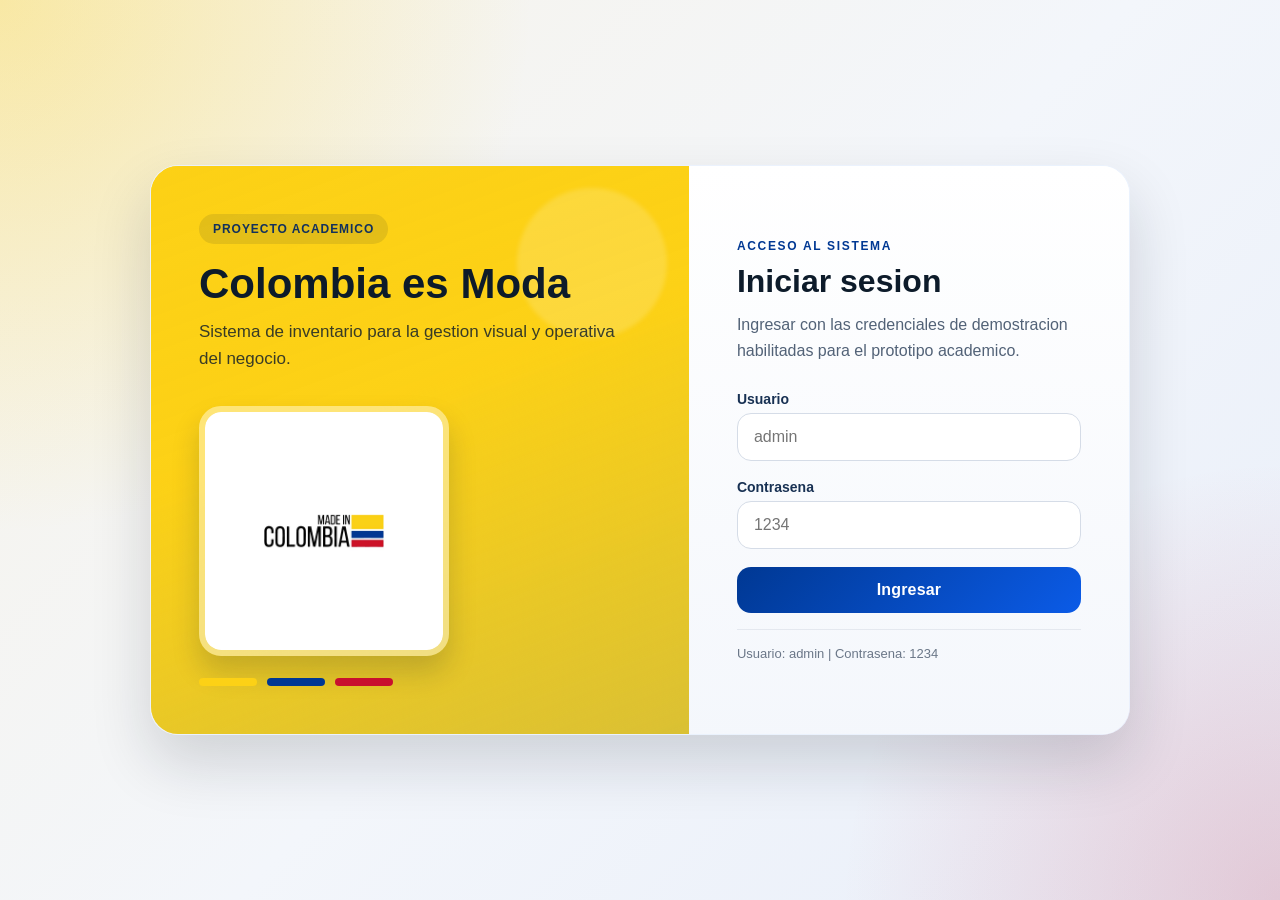
<file: Index.html>
<!DOCTYPE html>
<html lang="es">
<head>
<meta charset="UTF-8">
<title>Colombia es Moda - Inventario</title>

<link rel="stylesheet" href="styles.css">
</head>

<body>

<!-- LOGIN -->
<div class="login" id="login">
  <div class="login-box">
    <div class="login-brand">
      <div class="login-brand-copy">
        <span class="login-badge">Proyecto academico</span>
        <h1>Colombia es Moda</h1>
        <p class="login-subtitle">Sistema de inventario para la gestion visual y operativa del negocio.</p>
      </div>

      <div class="login-logo-wrap">
        <img class="login-logo" src="assets/logo.jpg" alt="Logo de Colombia es Moda">
      </div>

      <div class="login-palette" aria-hidden="true">
        <span></span>
        <span></span>
        <span></span>
      </div>
    </div>

    <div class="login-form-panel">
      <p class="login-eyebrow">Acceso al sistema</p>
      <h2>Iniciar sesion</h2>
      <p class="login-form-text">Ingresar con las credenciales de demostracion habilitadas para el prototipo academico.</p>

      <label for="usuario">Usuario</label>
      <input type="text" id="usuario" placeholder="admin">

      <label for="password">Contrasena</label>
      <input type="password" id="password" placeholder="1234">

      <button id="loginButton">Ingresar</button>

      <p class="login-hint">
        Usuario: admin | Contrasena: 1234
      </p>
    </div>
  </div>
</div>

<!-- APP -->
<div class="app" id="app">

  <div class="sidebar">
    <h2>Colombia es Moda</h2>
    <div data-page="inicio">Inicio</div>
    <div data-page="productos">Productos</div>
    <div data-page="nuevo">Nuevo Producto</div>
    <div data-page="entradas">Entradas</div>
    <div data-page="salidas">Salidas</div>
    <div data-page="reportes">Reportes</div>
  </div>

  <div class="content">

    <!-- INICIO -->
    <div id="inicio" class="page active">
      <div class="header">
        <h1>Inicio</h1>
        <p>Resumen general del inventario</p>
      </div>

      <div class="cards">
        <div class="card">
          <h3>Total productos</h3>
          <p id="totalProductos">6</p>
        </div>

        <div class="card">
          <h3>Entradas</h3>
          <p>12</p>
        </div>

        <div class="card">
          <h3>Salidas</h3>
          <p>8</p>
        </div>

        <div class="card">
          <h3>Stock bajo</h3>
          <p>4</p>
        </div>
      </div>

      <div class="panel">
        <h2>Productos con stock bajo</h2>
        <table>
          <tr>
            <th>Producto</th>
            <th>Categoría</th>
            <th>Stock actual</th>
            <th>Stock mínimo</th>
          </tr>
          <tr>
            <td>Camiseta Básica Blanca</td>
            <td>Camisetas</td>
            <td class="low">3</td>
            <td>5</td>
          </tr>
          <tr>
            <td>Jean Clásico Azul</td>
            <td>Pantalones</td>
            <td class="low">2</td>
            <td>4</td>
          </tr>
          <tr>
            <td>Gorra Negra</td>
            <td>Accesorios</td>
            <td class="low">1</td>
            <td>3</td>
          </tr>
        </table>
      </div>
    </div>

    <!-- PRODUCTOS -->
    <div id="productos" class="page">
      <div class="header">
        <h1>Productos</h1>
        <p>Listado de productos registrados</p>
      </div>

      <div class="panel">
        <input type="text" id="busquedaProducto" placeholder="Buscar producto...">

        <table id="tablaProductos">
          <tr>
            <th>ID</th>
            <th>Producto</th>
            <th>Categoría</th>
            <th>Precio</th>
            <th>Stock</th>
            <th>Acciones</th>
          </tr>
          <tr>
            <td>1</td>
            <td>Camiseta Básica Blanca</td>
            <td>Camisetas</td>
            <td>$25.000</td>
            <td>3</td>
            <td>
              <button class="btn-small edit">Editar</button>
              <button class="btn-small delete">Eliminar</button>
            </td>
          </tr>
          <tr>
            <td>2</td>
            <td>Jean Clásico Azul</td>
            <td>Pantalones</td>
            <td>$80.000</td>
            <td>2</td>
            <td>
              <button class="btn-small edit">Editar</button>
              <button class="btn-small delete">Eliminar</button>
            </td>
          </tr>
          <tr>
            <td>3</td>
            <td>Gorra Negra</td>
            <td>Accesorios</td>
            <td>$20.000</td>
            <td>1</td>
            <td>
              <button class="btn-small edit">Editar</button>
              <button class="btn-small delete">Eliminar</button>
            </td>
          </tr>
          <tr>
            <td>4</td>
            <td>Chaqueta Denim</td>
            <td>Chaquetas</td>
            <td>$120.000</td>
            <td>2</td>
            <td>
              <button class="btn-small edit">Editar</button>
              <button class="btn-small delete">Eliminar</button>
            </td>
          </tr>
          <tr>
            <td>5</td>
            <td>Vestido Floral</td>
            <td>Vestidos</td>
            <td>$95.000</td>
            <td>6</td>
            <td>
              <button class="btn-small edit">Editar</button>
              <button class="btn-small delete">Eliminar</button>
            </td>
          </tr>
          <tr>
            <td>6</td>
            <td>Buzo Gris</td>
            <td>Buzos</td>
            <td>$60.000</td>
            <td>7</td>
            <td>
              <button class="btn-small edit">Editar</button>
              <button class="btn-small delete">Eliminar</button>
            </td>
          </tr>
        </table>
      </div>
    </div>

    <!-- NUEVO PRODUCTO -->
    <div id="nuevo" class="page">
      <div class="header">
        <h1>Nuevo Producto</h1>
        <p>Formulario para registrar productos</p>
      </div>

      <div class="note">
        Esta pantalla es parte del prototipo. Sirve para simular cómo se registrarían los productos.
      </div>

      <div class="panel">
        <div class="form-row">
          <div>
            <label>Nombre del producto</label>
            <input id="nombre" type="text" placeholder="Ej: Camiseta Negra">
          </div>

          <div>
            <label>Categoría</label>
            <select id="categoria">
              <option>Camisetas</option>
              <option>Pantalones</option>
              <option>Accesorios</option>
              <option>Chaquetas</option>
              <option>Vestidos</option>
              <option>Buzos</option>
            </select>
          </div>
        </div>

        <div class="form-row">
          <div>
            <label>Precio</label>
            <input id="precio" type="number" placeholder="Ej: 25000">
          </div>

          <div>
            <label>Stock inicial</label>
            <input id="stock" type="number" placeholder="Ej: 10">
          </div>
        </div>

        <label>Descripción</label>
        <textarea placeholder="Descripción del producto"></textarea>

        <button id="guardarProductoButton">Guardar Producto</button>
      </div>
    </div>

    <!-- ENTRADAS -->
    <div id="entradas" class="page">
      <h1>Entradas</h1>
      <div class="panel">
        <p>Aquí se registrarían las entradas de productos al inventario.</p>
        <table>
          <tr>
            <th>Fecha</th>
            <th>Producto</th>
            <th>Cantidad</th>
          </tr>
          <tr>
            <td>04/04/2026</td>
            <td>Camiseta Básica Blanca</td>
            <td>10</td>
          </tr>
          <tr>
            <td>04/04/2026</td>
            <td>Jean Clásico Azul</td>
            <td>5</td>
          </tr>
        </table>
      </div>
    </div>

    <!-- SALIDAS -->
    <div id="salidas" class="page">
      <h1>Salidas</h1>
      <div class="panel">
        <p>Aquí se registrarían las salidas de productos del inventario.</p>
        <table>
          <tr>
            <th>Fecha</th>
            <th>Producto</th>
            <th>Cantidad</th>
          </tr>
          <tr>
            <td>04/04/2026</td>
            <td>Gorra Negra</td>
            <td>2</td>
          </tr>
          <tr>
            <td>04/04/2026</td>
            <td>Vestido Floral</td>
            <td>1</td>
          </tr>
        </table>
      </div>
    </div>

    <!-- REPORTES -->
    <div id="reportes" class="page">
      <h1>Reportes</h1>
      <div class="panel">
        <p>En esta sección se podrían mostrar reportes del inventario.</p>
        <ul>
          <li>Reporte de productos registrados</li>
          <li>Reporte de productos con stock bajo</li>
          <li>Reporte de entradas y salidas</li>
        </ul>
      </div>
    </div>

  </div>
</div>

<script src="app.js"></script>

</body>
</html>
</file>
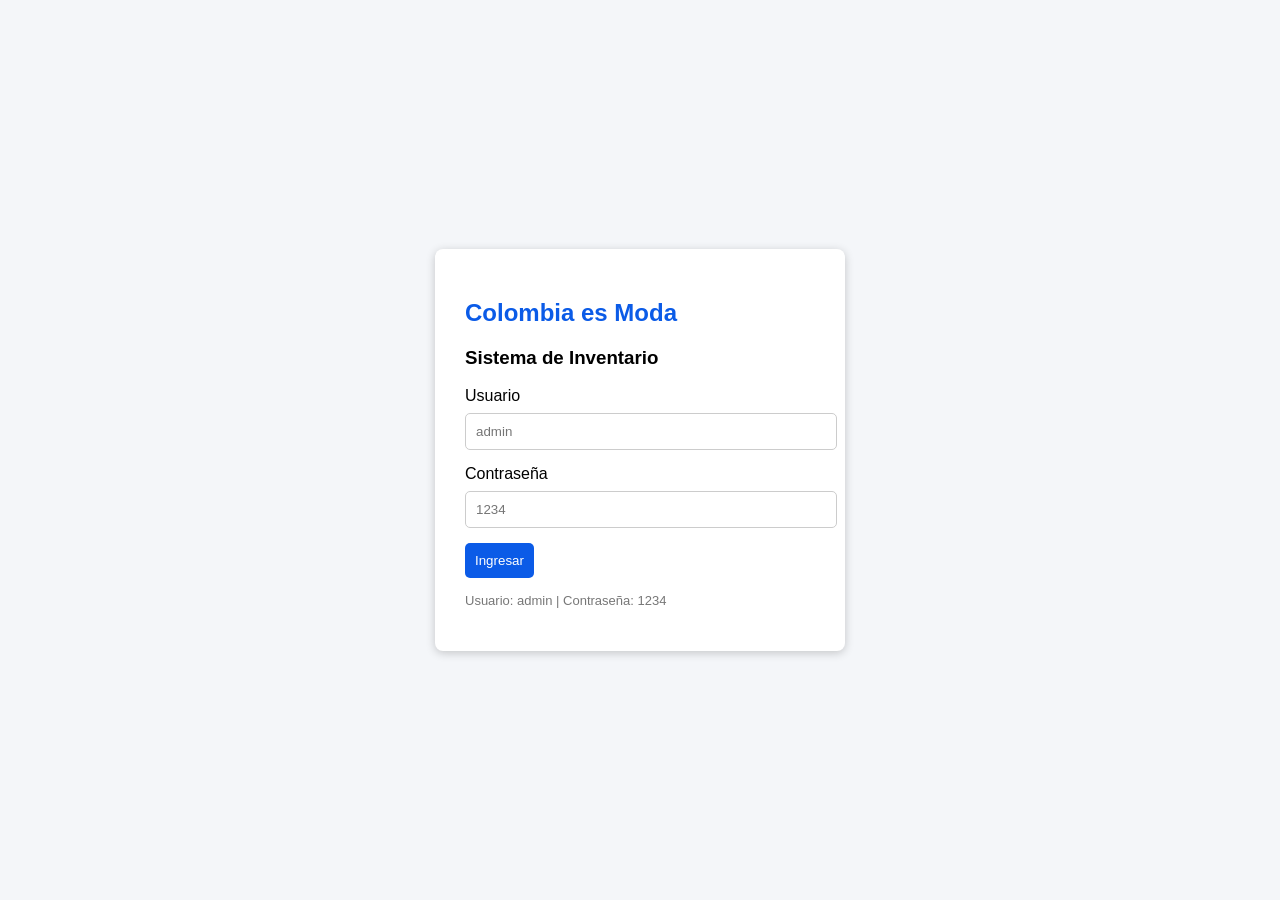
<file: Index (1).html>
<!DOCTYPE html>
<html lang="es">
<head>
<meta charset="UTF-8">
<title>Colombia es Moda - Inventario</title>

<style>
body{
  margin:0;
  font-family:Arial, Helvetica, sans-serif;
  background:#f4f6f9;
}

.login{
  height:100vh;
  display:flex;
  justify-content:center;
  align-items:center;
  background:#f4f6f9;
}

.login-box{
  background:white;
  padding:30px;
  width:350px;
  border-radius:8px;
  box-shadow:0 2px 10px rgba(0,0,0,.2);
}

.login-box h2{
  color:#0b5be7;
}

input, select, textarea{
  width:100%;
  padding:10px;
  margin-top:8px;
  margin-bottom:15px;
  border:1px solid #ccc;
  border-radius:5px;
}

button{
  background:#0b5be7;
  color:white;
  border:none;
  padding:10px;
  border-radius:5px;
  cursor:pointer;
}

button:hover{
  background:#0847b8;
}

.app{
  display:none;
}

.sidebar{
  width:210px;
  background:#111820;
  color:white;
  position:fixed;
  top:0;
  bottom:0;
  padding-top:20px;
}

.sidebar h2{
  text-align:center;
  font-size:18px;
  margin-bottom:30px;
}

.sidebar div{
  padding:14px 20px;
  cursor:pointer;
}

.sidebar div:hover{
  background:#0b5be7;
}

.content{
  margin-left:210px;
  padding:30px;
}

.page{
  display:none;
}

.active{
  display:block;
}

.header{
  margin-bottom:25px;
}

.cards{
  display:grid;
  grid-template-columns:repeat(4,1fr);
  gap:15px;
  margin-bottom:25px;
}

.card{
  background:white;
  padding:20px;
  border-radius:8px;
  box-shadow:0 2px 8px rgba(0,0,0,.1);
}

.card h3{
  margin:0;
  color:#555;
}

.card p{
  font-size:28px;
  margin-top:10px;
  font-weight:bold;
}

.panel{
  background:white;
  padding:20px;
  border-radius:8px;
  box-shadow:0 2px 8px rgba(0,0,0,.1);
  margin-bottom:20px;
}

table{
  width:100%;
  border-collapse:collapse;
  background:white;
}

th,td{
  padding:12px;
  border-bottom:1px solid #ddd;
  text-align:left;
}

th{
  background:#f0f2f5;
}

.low{
  color:red;
  font-weight:bold;
}

.btn-small{
  padding:6px 10px;
  font-size:12px;
  margin-right:5px;
}

.edit{
  background:#f4a100;
}

.delete{
  background:#e53935;
}

.form-row{
  display:grid;
  grid-template-columns:1fr 1fr;
  gap:15px;
}

.note{
  background:#fff4d6;
  border-left:5px solid #f4a100;
  padding:12px;
  margin-bottom:20px;
}
</style>
</head>

<body>

<!-- LOGIN -->
<div class="login" id="login">
  <div class="login-box">
    <h2>Colombia es Moda</h2>
    <h3>Sistema de Inventario</h3>

    <label>Usuario</label>
    <input type="text" id="usuario" placeholder="admin">

    <label>Contraseña</label>
    <input type="password" id="password" placeholder="1234">

    <button onclick="entrar()">Ingresar</button>

    <p style="font-size:13px;color:#777;margin-top:15px;">
      Usuario: admin | Contraseña: 1234
    </p>
  </div>
</div>

<!-- APP -->
<div class="app" id="app">

  <div class="sidebar">
    <h2>Colombia es Moda</h2>
    <div onclick="mostrar('inicio')">Inicio</div>
    <div onclick="mostrar('productos')">Productos</div>
    <div onclick="mostrar('nuevo')">Nuevo Producto</div>
    <div onclick="mostrar('entradas')">Entradas</div>
    <div onclick="mostrar('salidas')">Salidas</div>
    <div onclick="mostrar('reportes')">Reportes</div>
  </div>

  <div class="content">

    <!-- INICIO -->
    <div id="inicio" class="page active">
      <div class="header">
        <h1>Inicio</h1>
        <p>Resumen general del inventario</p>
      </div>

      <div class="cards">
        <div class="card">
          <h3>Total productos</h3>
          <p id="totalProductos">6</p>
        </div>

        <div class="card">
          <h3>Entradas</h3>
          <p>12</p>
        </div>

        <div class="card">
          <h3>Salidas</h3>
          <p>8</p>
        </div>

        <div class="card">
          <h3>Stock bajo</h3>
          <p>4</p>
        </div>
      </div>

      <div class="panel">
        <h2>Productos con stock bajo</h2>
        <table>
          <tr>
            <th>Producto</th>
            <th>Categoría</th>
            <th>Stock actual</th>
            <th>Stock mínimo</th>
          </tr>
          <tr>
            <td>Camiseta Básica Blanca</td>
            <td>Camisetas</td>
            <td class="low">3</td>
            <td>5</td>
          </tr>
          <tr>
            <td>Jean Clásico Azul</td>
            <td>Pantalones</td>
            <td class="low">2</td>
            <td>4</td>
          </tr>
          <tr>
            <td>Gorra Negra</td>
            <td>Accesorios</td>
            <td class="low">1</td>
            <td>3</td>
          </tr>
        </table>
      </div>
    </div>

    <!-- PRODUCTOS -->
    <div id="productos" class="page">
      <div class="header">
        <h1>Productos</h1>
        <p>Listado de productos registrados</p>
      </div>

      <div class="panel">
        <input type="text" placeholder="Buscar producto..." onkeyup="buscarProducto(this.value)">

        <table id="tablaProductos">
          <tr>
            <th>ID</th>
            <th>Producto</th>
            <th>Categoría</th>
            <th>Precio</th>
            <th>Stock</th>
            <th>Acciones</th>
          </tr>
          <tr>
            <td>1</td>
            <td>Camiseta Básica Blanca</td>
            <td>Camisetas</td>
            <td>$25.000</td>
            <td>3</td>
            <td>
              <button class="btn-small edit">Editar</button>
              <button class="btn-small delete">Eliminar</button>
            </td>
          </tr>
          <tr>
            <td>2</td>
            <td>Jean Clásico Azul</td>
            <td>Pantalones</td>
            <td>$80.000</td>
            <td>2</td>
            <td>
              <button class="btn-small edit">Editar</button>
              <button class="btn-small delete">Eliminar</button>
            </td>
          </tr>
          <tr>
            <td>3</td>
            <td>Gorra Negra</td>
            <td>Accesorios</td>
            <td>$20.000</td>
            <td>1</td>
            <td>
              <button class="btn-small edit">Editar</button>
              <button class="btn-small delete">Eliminar</button>
            </td>
          </tr>
          <tr>
            <td>4</td>
            <td>Chaqueta Denim</td>
            <td>Chaquetas</td>
            <td>$120.000</td>
            <td>2</td>
            <td>
              <button class="btn-small edit">Editar</button>
              <button class="btn-small delete">Eliminar</button>
            </td>
          </tr>
          <tr>
            <td>5</td>
            <td>Vestido Floral</td>
            <td>Vestidos</td>
            <td>$95.000</td>
            <td>6</td>
            <td>
              <button class="btn-small edit">Editar</button>
              <button class="btn-small delete">Eliminar</button>
            </td>
          </tr>
          <tr>
            <td>6</td>
            <td>Buzo Gris</td>
            <td>Buzos</td>
            <td>$60.000</td>
            <td>7</td>
            <td>
              <button class="btn-small edit">Editar</button>
              <button class="btn-small delete">Eliminar</button>
            </td>
          </tr>
        </table>
      </div>
    </div>

    <!-- NUEVO PRODUCTO -->
    <div id="nuevo" class="page">
      <div class="header">
        <h1>Nuevo Producto</h1>
        <p>Formulario para registrar productos</p>
      </div>

      <div class="note">
        Esta pantalla es parte del prototipo. Sirve para simular cómo se registrarían los productos.
      </div>

      <div class="panel">
        <div class="form-row">
          <div>
            <label>Nombre del producto</label>
            <input id="nombre" type="text" placeholder="Ej: Camiseta Negra">
          </div>

          <div>
            <label>Categoría</label>
            <select id="categoria">
              <option>Camisetas</option>
              <option>Pantalones</option>
              <option>Accesorios</option>
              <option>Chaquetas</option>
              <option>Vestidos</option>
              <option>Buzos</option>
            </select>
          </div>
        </div>

        <div class="form-row">
          <div>
            <label>Precio</label>
            <input id="precio" type="number" placeholder="Ej: 25000">
          </div>

          <div>
            <label>Stock inicial</label>
            <input id="stock" type="number" placeholder="Ej: 10">
          </div>
        </div>

        <label>Descripción</label>
        <textarea placeholder="Descripción del producto"></textarea>

        <button onclick="guardarProducto()">Guardar Producto</button>
      </div>
    </div>

    <!-- ENTRADAS -->
    <div id="entradas" class="page">
      <h1>Entradas</h1>
      <div class="panel">
        <p>Aquí se registrarían las entradas de productos al inventario.</p>
        <table>
          <tr>
            <th>Fecha</th>
            <th>Producto</th>
            <th>Cantidad</th>
          </tr>
          <tr>
            <td>04/04/2026</td>
            <td>Camiseta Básica Blanca</td>
            <td>10</td>
          </tr>
          <tr>
            <td>04/04/2026</td>
            <td>Jean Clásico Azul</td>
            <td>5</td>
          </tr>
        </table>
      </div>
    </div>

    <!-- SALIDAS -->
    <div id="salidas" class="page">
      <h1>Salidas</h1>
      <div class="panel">
        <p>Aquí se registrarían las salidas de productos del inventario.</p>
        <table>
          <tr>
            <th>Fecha</th>
            <th>Producto</th>
            <th>Cantidad</th>
          </tr>
          <tr>
            <td>04/04/2026</td>
            <td>Gorra Negra</td>
            <td>2</td>
          </tr>
          <tr>
            <td>04/04/2026</td>
            <td>Vestido Floral</td>
            <td>1</td>
          </tr>
        </table>
      </div>
    </div>

    <!-- REPORTES -->
    <div id="reportes" class="page">
      <h1>Reportes</h1>
      <div class="panel">
        <p>En esta sección se podrían mostrar reportes del inventario.</p>
        <ul>
          <li>Reporte de productos registrados</li>
          <li>Reporte de productos con stock bajo</li>
          <li>Reporte de entradas y salidas</li>
        </ul>
      </div>
    </div>

  </div>
</div>

<script>
function entrar(){
  let user = document.getElementById("usuario").value;
  let pass = document.getElementById("password").value;

  if(user === "admin" && pass === "1234"){
    document.getElementById("login").style.display = "none";
    document.getElementById("app").style.display = "block";
  }else{
    alert("Usuario o contraseña incorrectos. Usa admin / 1234");
  }
}

function mostrar(id){
  let paginas = document.querySelectorAll(".page");
  paginas.forEach(function(pagina){
    pagina.classList.remove("active");
  });

  document.getElementById(id).classList.add("active");
}

function buscarProducto(texto){
  texto = texto.toLowerCase();
  let filas = document.querySelectorAll("#tablaProductos tr");

  filas.forEach(function(fila, index){
    if(index === 0) return;

    if(fila.innerText.toLowerCase().includes(texto)){
      fila.style.display = "";
    }else{
      fila.style.display = "none";
    }
  });
}

function guardarProducto(){
  let nombre = document.getElementById("nombre").value;
  let categoria = document.getElementById("categoria").value;
  let precio = document.getElementById("precio").value;
  let stock = document.getElementById("stock").value;

  if(nombre === "" || precio === "" || stock === ""){
    alert("Completa los campos principales");
    return;
  }

  let tabla = document.getElementById("tablaProductos");
  let cantidadFilas = tabla.rows.length;
  let fila = tabla.insertRow();

  fila.insertCell(0).innerText = cantidadFilas;
  fila.insertCell(1).innerText = nombre;
  fila.insertCell(2).innerText = categoria;
  fila.insertCell(3).innerText = "$" + precio;
  fila.insertCell(4).innerText = stock;
  fila.insertCell(5).innerHTML =
    '<button class="btn-small edit">Editar</button> <button class="btn-small delete">Eliminar</button>';

  document.getElementById("totalProductos").innerText = cantidadFilas;

  alert("Producto guardado en el prototipo");
  mostrar("productos");
}
</script>

</body>
</html>
</file>
<file: styles.css>
:root{
  --font-ui:"Trebuchet MS", "Segoe UI", sans-serif;
  --bg-app:#eef3fb;
  --bg-app-soft:#f8f2df;
  --surface:#ffffff;
  --surface-strong:#fffdf6;
  --surface-muted:#f4f7fc;
  --ink:#12233f;
  --ink-soft:#526277;
  --line:#d6dfec;
  --shadow-soft:0 18px 42px rgba(18, 35, 63, .10);
  --shadow-card:0 16px 34px rgba(18, 35, 63, .10);
  --yellow:#fcd116;
  --yellow-deep:#d8aa00;
  --blue:#003893;
  --blue-bright:#0b5be7;
  --red:#c8102e;
  --red-soft:#fff0f2;
  --success:#1e8e5a;
}

*{
  box-sizing:border-box;
}

body{
  margin:0;
  font-family:var(--font-ui);
  color:var(--ink);
  overflow-x:hidden;
  background:
    radial-gradient(circle at top left, rgba(252, 209, 22, .20), transparent 24%),
    radial-gradient(circle at top right, rgba(11, 91, 231, .11), transparent 26%),
    linear-gradient(180deg, var(--bg-app-soft) 0%, var(--bg-app) 20%, #edf2fa 100%);
}

.login{
  min-height:100vh;
  display:flex;
  justify-content:center;
  align-items:center;
  padding:32px;
  box-sizing:border-box;
  background:
    radial-gradient(circle at top left, rgba(252, 209, 22, 0.32), transparent 34%),
    radial-gradient(circle at bottom right, rgba(196, 30, 58, 0.18), transparent 28%),
    linear-gradient(135deg, #f7f3e8 0%, #f3f6fb 52%, #e8eef9 100%);
}

.login-box{
  width:min(980px, 100%);
  display:grid;
  grid-template-columns:1.1fr .9fr;
  background:rgba(255,255,255,.92);
  border:1px solid rgba(11, 91, 231, 0.08);
  border-radius:28px;
  overflow:hidden;
  box-shadow:0 28px 60px rgba(17, 24, 39, .16);
}

.login-brand{
  position:relative;
  padding:48px;
  color:#0d1b2a;
  background:
    linear-gradient(160deg, rgba(252, 209, 22, .95) 0%, rgba(252, 209, 22, .88) 42%, rgba(11, 91, 231, .14) 100%),
    #fcd116;
}

.login-brand::after{
  content:"";
  position:absolute;
  inset:22px 22px auto auto;
  width:150px;
  height:150px;
  border-radius:50%;
  background:rgba(255,255,255,.16);
  filter:blur(2px);
}

.login-brand-copy,
.login-logo-wrap,
.login-palette{
  position:relative;
  z-index:1;
}

.login-badge{
  display:inline-flex;
  align-items:center;
  padding:8px 14px;
  border-radius:999px;
  background:rgba(13, 27, 42, .10);
  color:#12315c;
  font-size:12px;
  font-weight:bold;
  letter-spacing:.08em;
  text-transform:uppercase;
}

.login-brand h1{
  margin:18px 0 12px;
  font-size:42px;
  line-height:1.05;
}

.login-subtitle{
  margin:0;
  max-width:420px;
  font-size:17px;
  line-height:1.6;
  color:rgba(13, 27, 42, .82);
}

.login-logo-wrap{
  margin:34px 0 22px;
  display:flex;
  justify-content:flex-start;
}

.login-logo{
  width:min(250px, 100%);
  display:block;
  border-radius:22px;
  border:6px solid rgba(255,255,255,.42);
  box-shadow:0 16px 28px rgba(13, 27, 42, .18);
}

.login-palette{
  display:flex;
  gap:10px;
}

.login-palette span{
  width:58px;
  height:8px;
  border-radius:999px;
}

.login-palette span:nth-child(1){
  background:#fcd116;
}

.login-palette span:nth-child(2){
  background:#003893;
}

.login-palette span:nth-child(3){
  background:#c8102e;
}

.login-form-panel{
  padding:48px;
  display:flex;
  flex-direction:column;
  justify-content:center;
  background:linear-gradient(180deg, rgba(255,255,255,.96) 0%, rgba(244, 247, 252, .98) 100%);
}

.login-eyebrow{
  margin:0 0 10px;
  color:#003893;
  font-size:12px;
  font-weight:bold;
  letter-spacing:.14em;
  text-transform:uppercase;
}

.login-box h2{
  margin:0;
  color:#0d1b2a;
  font-size:32px;
}

.login-form-text{
  margin:12px 0 28px;
  color:#526277;
  line-height:1.6;
}

.login-form-panel label{
  margin-bottom:6px;
  color:#183153;
  font-size:14px;
  font-weight:bold;
}

input, select, textarea{
  width:100%;
  padding:10px;
  margin-top:8px;
  margin-bottom:15px;
  border:1px solid var(--line);
  border-radius:14px;
  font:inherit;
  color:var(--ink);
  background:rgba(255,255,255,.92);
  transition:border-color .2s ease, box-shadow .2s ease, background-color .2s ease, transform .2s ease;
}

input:focus,
select:focus,
textarea:focus{
  outline:none;
  border-color:var(--blue-bright);
  box-shadow:0 0 0 4px rgba(11, 91, 231, .12);
  background:#fff;
}

.login-form-panel input{
  box-sizing:border-box;
  padding:14px 16px;
  margin-top:0;
  margin-bottom:18px;
  border:1px solid #d5dce7;
  border-radius:14px;
  background:#fff;
  transition:border-color .2s ease, box-shadow .2s ease, transform .2s ease;
}

.login-form-panel input:focus{
  outline:none;
  border-color:#0b5be7;
  box-shadow:0 0 0 4px rgba(11, 91, 231, .12);
  transform:translateY(-1px);
}

button{
  background:linear-gradient(135deg, var(--blue) 0%, var(--blue-bright) 100%);
  color:white;
  border:none;
  padding:12px 16px;
  border-radius:12px;
  cursor:pointer;
  font:inherit;
  font-weight:bold;
  transition:transform .2s ease, box-shadow .2s ease, background .2s ease;
}

button:hover{
  background:linear-gradient(135deg, #002b73 0%, #0847b8 100%);
  transform:translateY(-1px);
  box-shadow:0 12px 22px rgba(11, 91, 231, .18);
}

.login-form-panel button{
  background:linear-gradient(135deg, #003893 0%, #0b5be7 100%);
  color:white;
  border:none;
  padding:14px 18px;
  border-radius:14px;
  cursor:pointer;
  font-weight:bold;
  letter-spacing:.01em;
  transition:transform .2s ease, box-shadow .2s ease, background .2s ease;
}

.login-form-panel button:hover{
  background:linear-gradient(135deg, #002b73 0%, #0847b8 100%);
  transform:translateY(-1px);
  box-shadow:0 12px 22px rgba(11, 91, 231, .24);
}

.app{
  display:none;
}

.app.active-app{
  display:block;
}

.sidebar{
  width:250px;
  color:white;
  position:fixed;
  left:0;
  top:0;
  bottom:0;
  padding:28px 18px;
  background:
    linear-gradient(180deg, rgba(252, 209, 22, .98) 0 16%, rgba(0, 56, 147, .98) 16% 80%, rgba(200, 16, 46, .98) 80% 100%);
  box-shadow:24px 0 40px rgba(18, 35, 63, .14);
  overflow:auto;
}

.sidebar h2{
  margin:0 0 28px;
  padding:18px 16px;
  border-radius:22px;
  background:rgba(255,255,255,.14);
  backdrop-filter:blur(6px);
  text-align:left;
  font-size:20px;
  line-height:1.3;
  box-shadow:inset 0 0 0 1px rgba(255,255,255,.16);
}

.sidebar div{
  position:relative;
  margin-bottom:8px;
  padding:14px 18px;
  border-radius:16px;
  font-weight:bold;
  letter-spacing:.01em;
  cursor:pointer;
  transition:background-color .2s ease, transform .2s ease, box-shadow .2s ease;
}

.sidebar div:hover{
  background:rgba(255,255,255,.16);
  transform:translateX(4px);
  box-shadow:inset 0 0 0 1px rgba(255,255,255,.12);
}

.content{
  position:relative;
  min-height:100vh;
  width:calc(100% - 250px);
  max-width:calc(100vw - 250px);
  margin-left:250px;
  padding:34px;
  overflow-x:hidden;
  isolation:isolate;
}

.content::before{
  content:"";
  position:absolute;
  inset:0 0 auto 0;
  height:180px;
  pointer-events:none;
  background:
    radial-gradient(circle at 15% 15%, rgba(252, 209, 22, .24), transparent 30%),
    radial-gradient(circle at 85% 10%, rgba(11, 91, 231, .14), transparent 24%),
    linear-gradient(180deg, rgba(255,255,255,.7), rgba(255,255,255,0));
}

.page{
  display:none;
  position:relative;
  max-width:100%;
}

.active{
  display:block;
}

.header{
  position:relative;
  margin-bottom:28px;
  padding:28px 30px;
  border:1px solid rgba(11, 91, 231, .10);
  border-radius:26px;
  overflow:hidden;
  background:
    linear-gradient(135deg, rgba(255, 253, 246, .96) 0%, rgba(255,255,255,.98) 52%, rgba(236, 243, 255, .98) 100%);
  box-shadow:var(--shadow-soft);
}

.header::after{
  content:"";
  position:absolute;
  top:-52px;
  right:-24px;
  width:180px;
  height:180px;
  border-radius:50%;
  background:rgba(252, 209, 22, .18);
}

.header h1,
.page > h1{
  margin:0;
  color:var(--ink);
  font-size:34px;
  line-height:1.1;
}

.header p,
.panel > p,
.panel li{
  color:var(--ink-soft);
  line-height:1.6;
}

.page > h1{
  margin-bottom:18px;
}

.cards{
  display:grid;
  grid-template-columns:repeat(4,1fr);
  gap:18px;
  margin-bottom:28px;
}

.card{
  position:relative;
  overflow:hidden;
  background:linear-gradient(180deg, rgba(255,255,255,.98) 0%, rgba(250, 252, 255, .98) 100%);
  padding:22px;
  border:1px solid rgba(11, 91, 231, .10);
  border-radius:22px;
  box-shadow:var(--shadow-card);
}

.card::before{
  content:"";
  position:absolute;
  inset:0 auto 0 0;
  width:8px;
  background:linear-gradient(180deg, var(--yellow) 0%, var(--blue-bright) 60%, var(--red) 100%);
}

.card h3{
  margin:0;
  color:var(--ink-soft);
  font-size:15px;
  text-transform:uppercase;
  letter-spacing:.05em;
}

.card p{
  font-size:34px;
  margin:14px 0 0;
  font-weight:bold;
  color:var(--ink);
}

.panel{
  background:linear-gradient(180deg, rgba(255,255,255,.98) 0%, rgba(248, 250, 254, .98) 100%);
  padding:24px;
  border-radius:24px;
  border:1px solid rgba(11, 91, 231, .10);
  box-shadow:var(--shadow-soft);
  margin-bottom:22px;
}

.panel h2{
  margin:0 0 18px;
  font-size:22px;
  color:var(--ink);
}

table{
  width:100%;
  border-collapse:collapse;
  background:transparent;
}

th,td{
  padding:14px 12px;
  border-bottom:1px solid #e0e7f2;
  text-align:left;
}

th{
  color:var(--blue);
  background:rgba(11, 91, 231, .06);
  font-size:13px;
  text-transform:uppercase;
  letter-spacing:.06em;
}

tr:hover td{
  background:rgba(252, 209, 22, .10);
}

.low{
  color:var(--red);
  font-weight:bold;
}

.btn-small{
  padding:8px 12px;
  font-size:12px;
  margin-right:6px;
  border-radius:999px;
  box-shadow:none;
}

.edit{
  background:linear-gradient(135deg, #ffcc3a 0%, #e3a400 100%);
  color:#352300;
}

.delete{
  background:linear-gradient(135deg, #dd3551 0%, var(--red) 100%);
}

.form-row{
  display:grid;
  grid-template-columns:1fr 1fr;
  gap:18px;
}

label{
  display:block;
  color:var(--ink);
  font-size:14px;
  font-weight:bold;
}

textarea{
  min-height:130px;
  resize:vertical;
}

.note{
  padding:16px 18px;
  border:1px solid rgba(252, 209, 22, .55);
  border-left:8px solid var(--yellow-deep);
  border-radius:18px;
  background:linear-gradient(135deg, rgba(252, 209, 22, .22) 0%, rgba(255,255,255,.88) 100%);
  color:#5c4700;
  margin-bottom:22px;
}

.login-hint{
  margin:16px 0 0;
  padding-top:16px;
  border-top:1px solid #e4e8ef;
  font-size:13px;
  color:#6b7788;
}

.hidden{
  display:none !important;
}

#busquedaProducto{
  margin-bottom:20px;
  background:linear-gradient(180deg, #fff 0%, #f8fbff 100%);
}

#guardarProductoButton{
  min-width:220px;
}

#reportes ul{
  margin:14px 0 0;
  padding-left:20px;
}

#reportes li + li{
  margin-top:10px;
}

@media (max-width: 860px){
  .login{
    padding:18px;
  }

  .login-box{
    grid-template-columns:1fr;
  }

  .login-brand,
  .login-form-panel{
    padding:28px;
  }

  .login-brand h1{
    font-size:34px;
  }

  .login-logo-wrap{
    justify-content:center;
  }

  .sidebar{
    position:sticky;
    top:0;
    width:100%;
    height:auto;
    padding:18px;
    z-index:20;
  }

  .sidebar h2{
    margin-bottom:14px;
  }

  .sidebar div{
    display:inline-flex;
    margin:0 8px 8px 0;
  }

  .content{
    width:100%;
    max-width:100%;
    margin-left:0;
    padding:24px 18px 30px;
  }

  .content::before{
    inset:0 0 auto 0;
  }

  .cards,
  .form-row{
    grid-template-columns:1fr 1fr;
  }
}

@media (max-width: 520px){
  .login-brand,
  .login-form-panel{
    padding:22px;
  }

  .login-brand h1{
    font-size:28px;
  }

  .login-box h2{
    font-size:26px;
  }

  .login-subtitle,
  .login-form-text{
    font-size:15px;
  }

  .header,
  .panel,
  .card{
    padding:18px;
    border-radius:18px;
  }

  .header h1,
  .page > h1{
    font-size:28px;
  }

  .cards,
  .form-row{
    grid-template-columns:1fr;
  }

  th,
  td{
    padding:12px 10px;
    font-size:13px;
  }

  .btn-small{
    display:inline-flex;
    margin-bottom:6px;
  }
}
</file>
